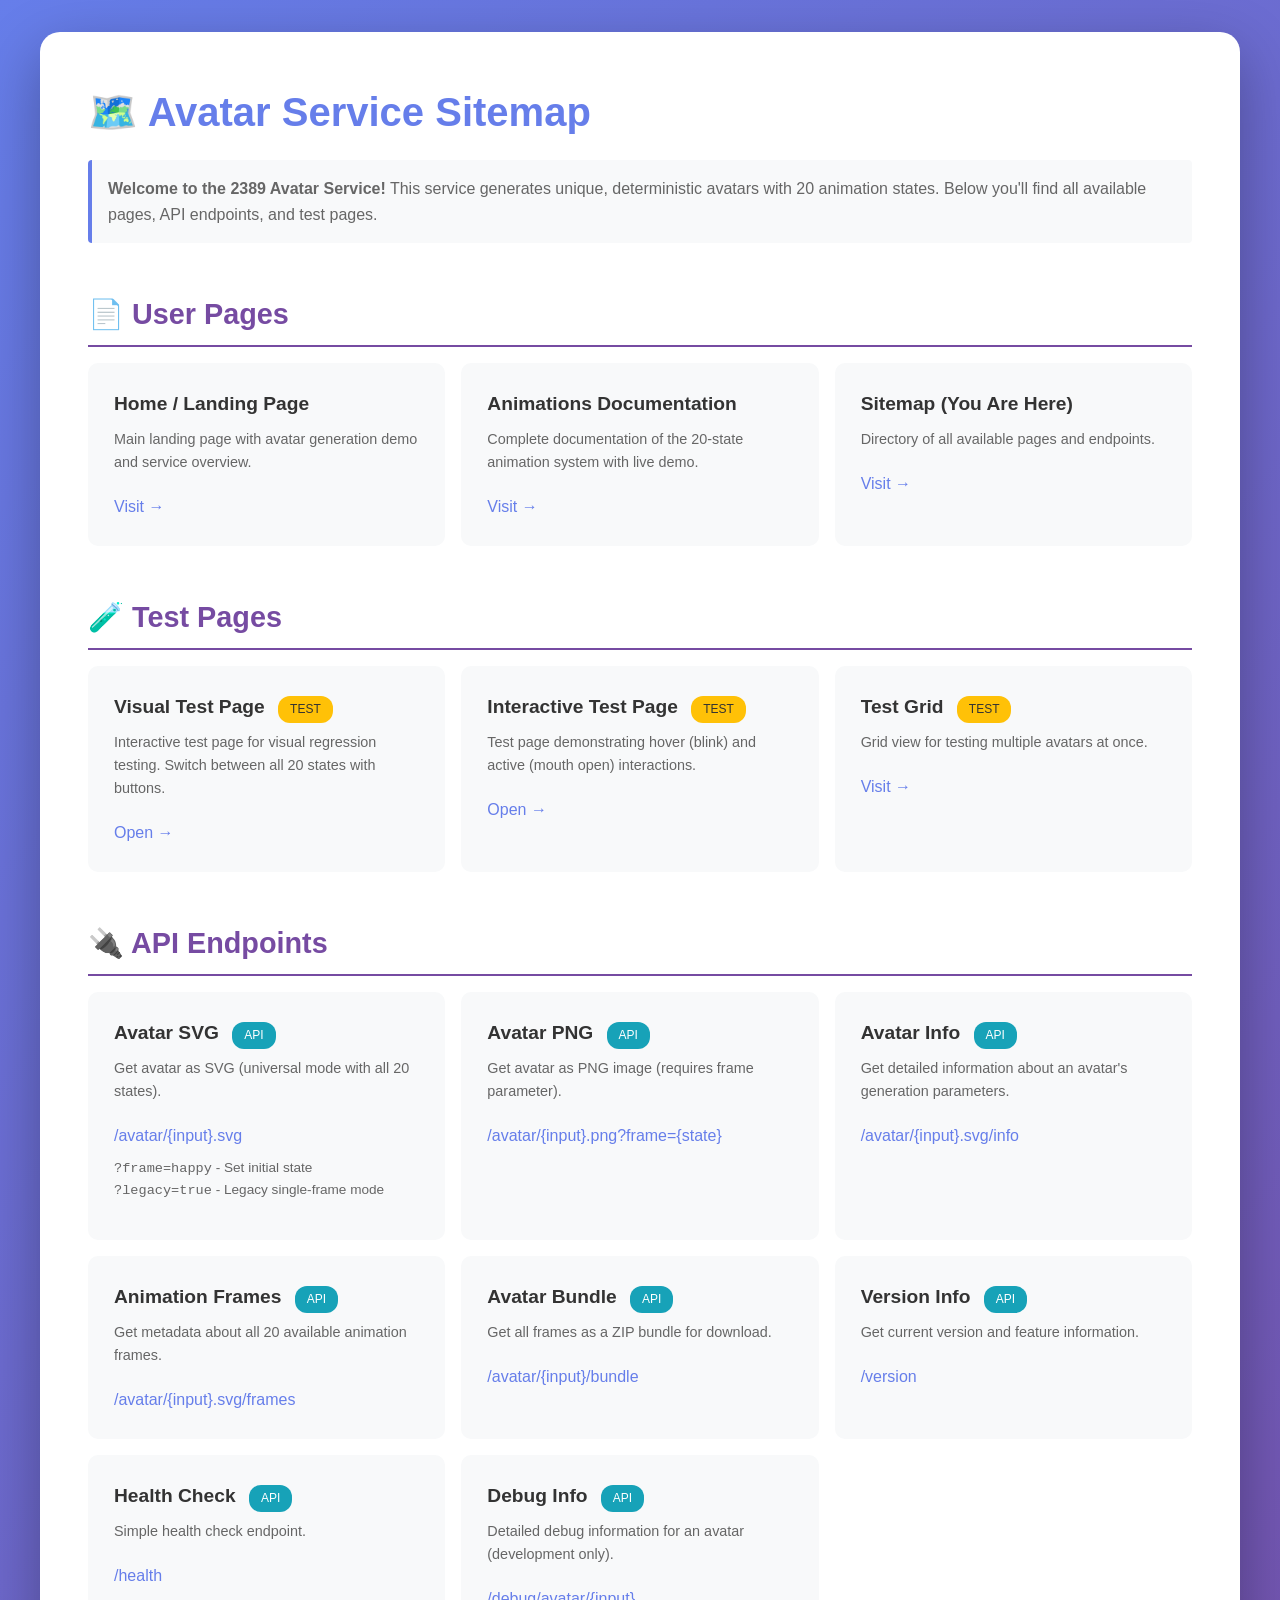
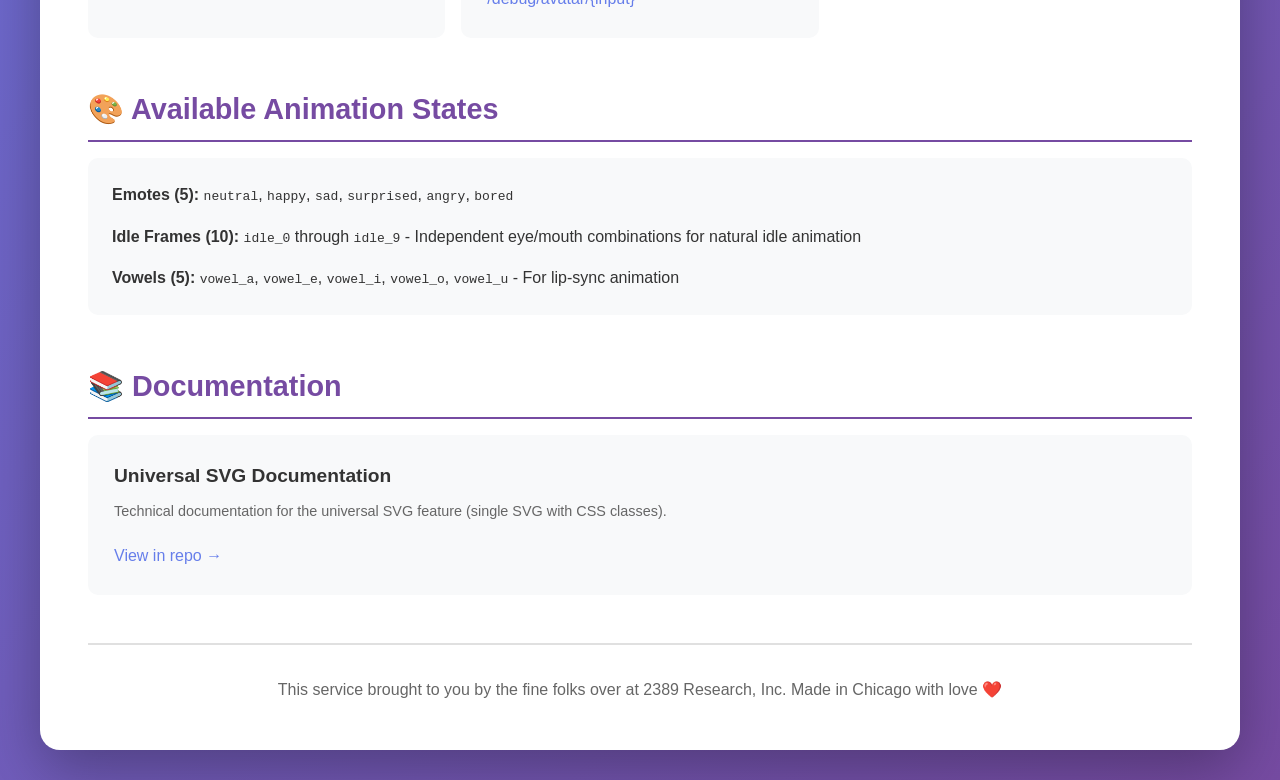
<file: static/sitemap.html>
<!DOCTYPE html>
<html lang="en">
<head>
    <meta charset="UTF-8">
    <meta name="viewport" content="width=device-width, initial-scale=1.0">
    <title>Sitemap - 2389 Avatar Service</title>
    <style>
        * {
            margin: 0;
            padding: 0;
            box-sizing: border-box;
        }

        body {
            font-family: -apple-system, BlinkMacSystemFont, 'Segoe UI', Roboto, Oxygen, Ubuntu, Cantarell, sans-serif;
            line-height: 1.6;
            color: #333;
            background: linear-gradient(135deg, #667eea 0%, #764ba2 100%);
            min-height: 100vh;
            padding: 2rem;
        }

        .container {
            max-width: 1200px;
            margin: 0 auto;
            background: white;
            border-radius: 20px;
            padding: 3rem;
            box-shadow: 0 20px 60px rgba(0,0,0,0.3);
        }

        h1 {
            color: #667eea;
            margin-bottom: 1rem;
            font-size: 2.5rem;
        }

        .intro {
            color: #666;
            margin-bottom: 3rem;
            padding: 1rem;
            background: #f8f9fa;
            border-left: 4px solid #667eea;
            border-radius: 4px;
        }

        .section {
            margin-bottom: 3rem;
        }

        .section h2 {
            color: #764ba2;
            margin-bottom: 1rem;
            font-size: 1.8rem;
            border-bottom: 2px solid #764ba2;
            padding-bottom: 0.5rem;
        }

        .links {
            display: grid;
            grid-template-columns: repeat(auto-fit, minmax(300px, 1fr));
            gap: 1rem;
            margin-top: 1rem;
        }

        .link-card {
            background: #f8f9fa;
            padding: 1.5rem;
            border-radius: 10px;
            border: 2px solid transparent;
            transition: all 0.3s;
        }

        .link-card:hover {
            border-color: #667eea;
            box-shadow: 0 4px 12px rgba(102, 126, 234, 0.2);
            transform: translateY(-2px);
        }

        .link-card h3 {
            color: #333;
            margin-bottom: 0.5rem;
            font-size: 1.2rem;
        }

        .link-card p {
            color: #666;
            font-size: 0.9rem;
            margin-bottom: 0.75rem;
        }

        .link-card a {
            color: #667eea;
            text-decoration: none;
            font-weight: 500;
            display: inline-block;
            margin-top: 0.5rem;
        }

        .link-card a:hover {
            text-decoration: underline;
        }

        .badge {
            display: inline-block;
            padding: 0.25rem 0.75rem;
            background: #667eea;
            color: white;
            border-radius: 12px;
            font-size: 0.75rem;
            font-weight: 500;
            margin-left: 0.5rem;
        }

        .badge.api {
            background: #17a2b8;
        }

        .badge.test {
            background: #ffc107;
            color: #333;
        }

        footer {
            margin-top: 3rem;
            padding-top: 2rem;
            border-top: 2px solid #e0e0e0;
            text-align: center;
            color: #666;
        }
    </style>
</head>
<body>
    <div class="container">
        <h1>🗺️ Avatar Service Sitemap</h1>

        <div class="intro">
            <strong>Welcome to the 2389 Avatar Service!</strong> This service generates unique, deterministic avatars with 20 animation states. Below you'll find all available pages, API endpoints, and test pages.
        </div>

        <div class="section">
            <h2>📄 User Pages</h2>
            <div class="links">
                <div class="link-card">
                    <h3>Home / Landing Page</h3>
                    <p>Main landing page with avatar generation demo and service overview.</p>
                    <a href="/">Visit →</a>
                </div>
                <div class="link-card">
                    <h3>Animations Documentation</h3>
                    <p>Complete documentation of the 20-state animation system with live demo.</p>
                    <a href="/animations.html">Visit →</a>
                </div>
                <div class="link-card">
                    <h3>Sitemap (You Are Here)</h3>
                    <p>Directory of all available pages and endpoints.</p>
                    <a href="/sitemap.html">Visit →</a>
                </div>
            </div>
        </div>

        <div class="section">
            <h2>🧪 Test Pages</h2>
            <div class="links">
                <div class="link-card">
                    <h3>Visual Test Page <span class="badge test">TEST</span></h3>
                    <p>Interactive test page for visual regression testing. Switch between all 20 states with buttons.</p>
                    <a href="/tests/visual_test.html" target="_blank">Open →</a>
                </div>
                <div class="link-card">
                    <h3>Interactive Test Page <span class="badge test">TEST</span></h3>
                    <p>Test page demonstrating hover (blink) and active (mouth open) interactions.</p>
                    <a href="/tests/interactive_test.html" target="_blank">Open →</a>
                </div>
                <div class="link-card">
                    <h3>Test Grid <span class="badge test">TEST</span></h3>
                    <p>Grid view for testing multiple avatars at once.</p>
                    <a href="/test-grid.html">Visit →</a>
                </div>
            </div>
        </div>

        <div class="section">
            <h2>🔌 API Endpoints</h2>
            <div class="links">
                <div class="link-card">
                    <h3>Avatar SVG <span class="badge api">API</span></h3>
                    <p>Get avatar as SVG (universal mode with all 20 states).</p>
                    <a href="/avatar/demo@2389.ai.svg" target="_blank">/avatar/{input}.svg</a>
                    <p style="margin-top: 0.5rem; font-size: 0.85rem;"><code>?frame=happy</code> - Set initial state<br><code>?legacy=true</code> - Legacy single-frame mode</p>
                </div>
                <div class="link-card">
                    <h3>Avatar PNG <span class="badge api">API</span></h3>
                    <p>Get avatar as PNG image (requires frame parameter).</p>
                    <a href="/avatar/demo@2389.ai.png?frame=happy" target="_blank">/avatar/{input}.png?frame={state}</a>
                </div>
                <div class="link-card">
                    <h3>Avatar Info <span class="badge api">API</span></h3>
                    <p>Get detailed information about an avatar's generation parameters.</p>
                    <a href="/avatar/demo@2389.ai.svg/info" target="_blank">/avatar/{input}.svg/info</a>
                </div>
                <div class="link-card">
                    <h3>Animation Frames <span class="badge api">API</span></h3>
                    <p>Get metadata about all 20 available animation frames.</p>
                    <a href="/avatar/demo@2389.ai.svg/frames" target="_blank">/avatar/{input}.svg/frames</a>
                </div>
                <div class="link-card">
                    <h3>Avatar Bundle <span class="badge api">API</span></h3>
                    <p>Get all frames as a ZIP bundle for download.</p>
                    <a href="/avatar/demo@2389.ai/bundle" target="_blank">/avatar/{input}/bundle</a>
                </div>
                <div class="link-card">
                    <h3>Version Info <span class="badge api">API</span></h3>
                    <p>Get current version and feature information.</p>
                    <a href="/version" target="_blank">/version</a>
                </div>
                <div class="link-card">
                    <h3>Health Check <span class="badge api">API</span></h3>
                    <p>Simple health check endpoint.</p>
                    <a href="/health" target="_blank">/health</a>
                </div>
                <div class="link-card">
                    <h3>Debug Info <span class="badge api">API</span></h3>
                    <p>Detailed debug information for an avatar (development only).</p>
                    <a href="/debug/avatar/demo@2389.ai" target="_blank">/debug/avatar/{input}</a>
                </div>
            </div>
        </div>

        <div class="section">
            <h2>🎨 Available Animation States</h2>
            <div style="background: #f8f9fa; padding: 1.5rem; border-radius: 10px;">
                <div style="margin-bottom: 1rem;">
                    <strong>Emotes (5):</strong> <code>neutral</code>, <code>happy</code>, <code>sad</code>, <code>surprised</code>, <code>angry</code>, <code>bored</code>
                </div>
                <div style="margin-bottom: 1rem;">
                    <strong>Idle Frames (10):</strong> <code>idle_0</code> through <code>idle_9</code> - Independent eye/mouth combinations for natural idle animation
                </div>
                <div>
                    <strong>Vowels (5):</strong> <code>vowel_a</code>, <code>vowel_e</code>, <code>vowel_i</code>, <code>vowel_o</code>, <code>vowel_u</code> - For lip-sync animation
                </div>
            </div>
        </div>

        <div class="section">
            <h2>📚 Documentation</h2>
            <div class="links">
                <div class="link-card">
                    <h3>Universal SVG Documentation</h3>
                    <p>Technical documentation for the universal SVG feature (single SVG with CSS classes).</p>
                    <a href="https://github.com/2389-research/block-friends" target="_blank">View in repo →</a>
                </div>
            </div>
        </div>

        <footer>
            <p>This service brought to you by the fine folks over at 2389 Research, Inc. Made in Chicago with love ❤️</p>
        </footer>
    </div>
</body>
</html>
</file>
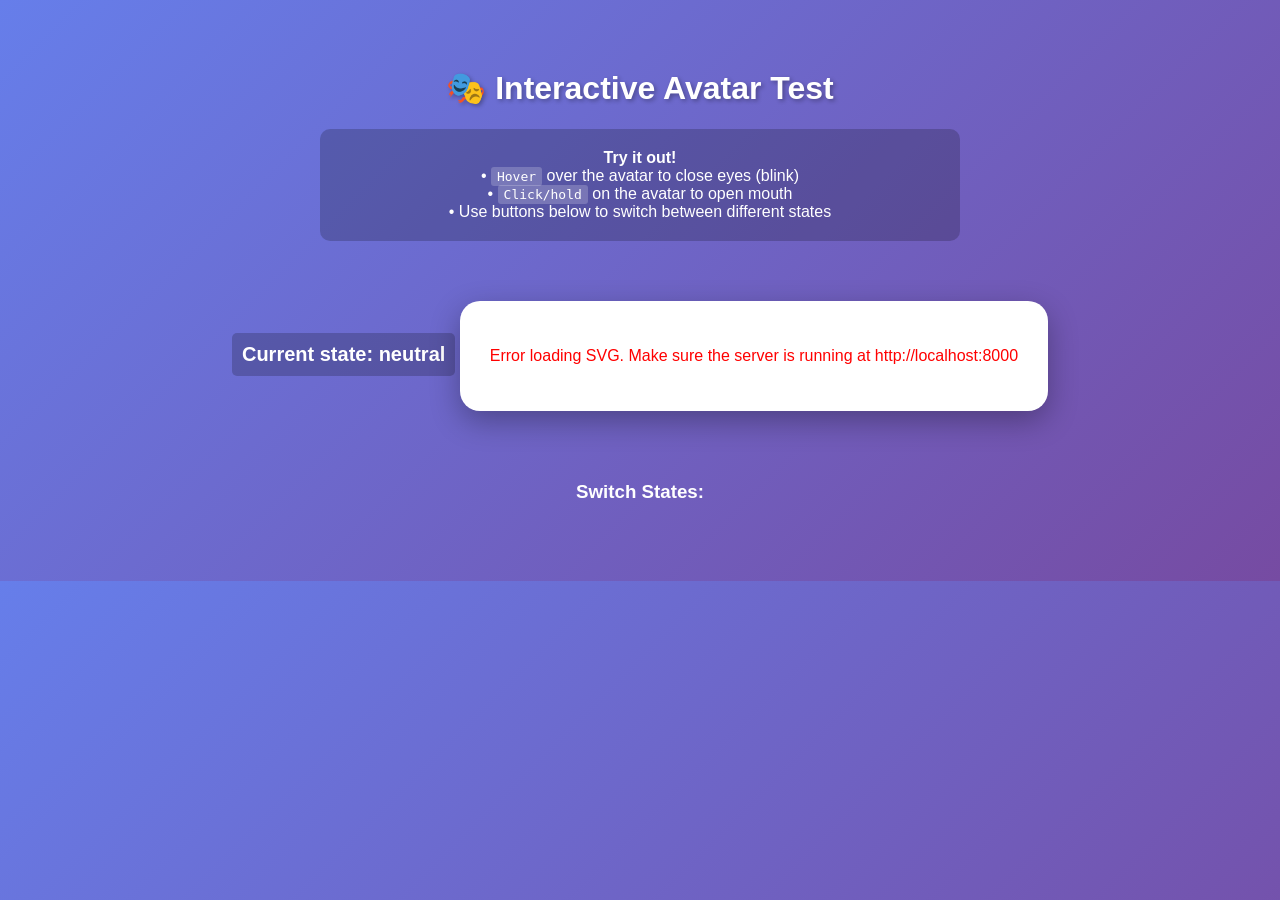
<file: tests/interactive_test.html>
<!DOCTYPE html>
<html>
<head>
    <title>Interactive Avatar Test</title>
    <style>
        body {
            font-family: sans-serif;
            padding: 40px;
            text-align: center;
            background: linear-gradient(135deg, #667eea 0%, #764ba2 100%);
        }
        h1 {
            color: white;
            text-shadow: 2px 2px 4px rgba(0,0,0,0.3);
        }
        .info {
            color: white;
            background: rgba(0,0,0,0.2);
            padding: 20px;
            border-radius: 10px;
            margin: 20px auto;
            max-width: 600px;
        }
        .info code {
            background: rgba(255,255,255,0.2);
            padding: 2px 6px;
            border-radius: 3px;
        }
        #avatar-container {
            margin: 40px auto;
            display: inline-block;
            background: white;
            padding: 30px;
            border-radius: 20px;
            box-shadow: 0 10px 30px rgba(0,0,0,0.3);
            cursor: pointer;
            transition: transform 0.2s;
        }
        #avatar-container:hover {
            transform: scale(1.05);
        }
        #avatar-container svg {
            width: 200px;
            height: 200px;
            display: block;
        }
        .controls {
            margin: 30px 0;
        }
        button {
            margin: 5px;
            padding: 12px 24px;
            font-size: 14px;
            border: none;
            border-radius: 8px;
            background: white;
            cursor: pointer;
            transition: all 0.2s;
            box-shadow: 0 2px 5px rgba(0,0,0,0.2);
        }
        button:hover {
            transform: translateY(-2px);
            box-shadow: 0 4px 10px rgba(0,0,0,0.3);
        }
        button:active {
            transform: translateY(0);
        }
        .current-state {
            color: white;
            font-size: 20px;
            font-weight: bold;
            margin: 20px 0;
            background: rgba(0,0,0,0.2);
            padding: 10px;
            border-radius: 5px;
            display: inline-block;
        }
    </style>
</head>
<body>
    <h1>🎭 Interactive Avatar Test</h1>

    <div class="info">
        <strong>Try it out!</strong><br>
        • <code>Hover</code> over the avatar to close eyes (blink)<br>
        • <code>Click/hold</code> on the avatar to open mouth<br>
        • Use buttons below to switch between different states
    </div>

    <div class="current-state">
        Current state: <span id="state-label">neutral</span>
    </div>

    <div id="avatar-container">
        Loading avatar...
    </div>

    <div class="controls" id="controls">
        <h3 style="color: white;">Switch States:</h3>
    </div>

    <script>
        // Load universal SVG
        fetch('http://localhost:8000/avatar/interactive-test@example.com.svg')
            .then(r => r.text())
            .then(svgText => {
                // Parse SVG using DOMParser to avoid HTML entity escaping
                const parser = new DOMParser();
                const svgDoc = parser.parseFromString(svgText, 'image/svg+xml');
                const svg = svgDoc.documentElement;

                const container = document.getElementById('avatar-container');
                container.innerHTML = '';
                container.appendChild(svg);

                const stateLabel = document.getElementById('state-label');

                // All available states
                const states = [
                    { name: 'neutral', label: 'Neutral' },
                    { name: 'happy', label: '😊 Happy' },
                    { name: 'sad', label: '😢 Sad' },
                    { name: 'surprised', label: '😮 Surprised' },
                    { name: 'angry', label: '😠 Angry' },
                    { name: 'bored', label: '😑 Bored' },
                    { name: 'idle_0', label: 'Idle 0' },
                    { name: 'idle_1', label: 'Idle 1' },
                    { name: 'idle_2', label: 'Idle 2 (blink)' },
                    { name: 'vowel_a', label: 'Vowel: A' },
                    { name: 'vowel_e', label: 'Vowel: E' },
                    { name: 'vowel_i', label: 'Vowel: I' },
                    { name: 'vowel_o', label: 'Vowel: O' },
                    { name: 'vowel_u', label: 'Vowel: U' }
                ];

                const controls = document.getElementById('controls');

                // Create buttons for each state
                states.forEach(state => {
                    const btn = document.createElement('button');
                    btn.textContent = state.label;
                    btn.onclick = () => {
                        svg.className.baseVal = `agent ${state.name}`;
                        stateLabel.textContent = state.name;
                    };
                    controls.appendChild(btn);
                });
            })
            .catch(err => {
                document.getElementById('avatar-container').innerHTML =
                    '<p style="color: red;">Error loading SVG. Make sure the server is running at http://localhost:8000</p>';
                console.error('Error:', err);
            });
    </script>
</body>
</html>
</file>
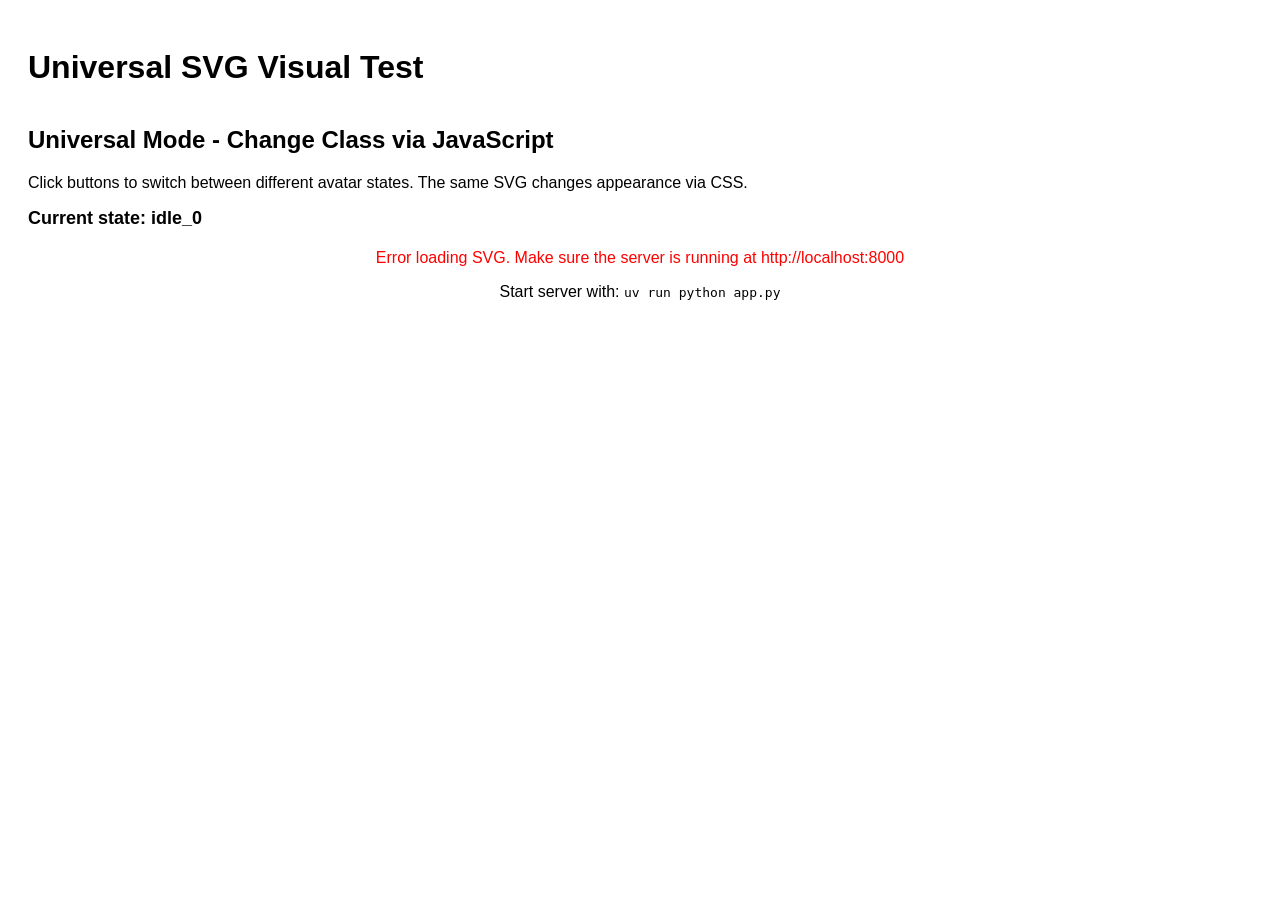
<file: tests/visual_test.html>
<!DOCTYPE html>
<html>
<head>
    <title>Avatar Visual Test</title>
    <style>
        body { font-family: sans-serif; padding: 20px; }
        .test-group { margin: 40px 0; }
        .avatar-grid { display: grid; grid-template-columns: repeat(5, 1fr); gap: 20px; }
        .avatar-item { text-align: center; }
        .avatar-item img { border: 1px solid #ccc; }
        button { margin: 5px; padding: 8px 12px; cursor: pointer; }
        button:hover { background-color: #e0e0e0; }
        #universal-container { margin: 20px 0; text-align: center; }
        #universal-container svg {
            width: 200px;
            height: 200px;
            border: 2px solid #333;
        }
        .current-state {
            font-size: 18px;
            font-weight: bold;
            margin: 10px 0;
        }
    </style>
</head>
<body>
    <h1>Universal SVG Visual Test</h1>

    <div class="test-group">
        <h2>Universal Mode - Change Class via JavaScript</h2>
        <p>Click buttons to switch between different avatar states. The same SVG changes appearance via CSS.</p>
        <div class="current-state">Current state: <span id="current-state">idle_0</span></div>
        <div id="universal-container">Loading...</div>
        <div id="controls"></div>
    </div>

    <script>
        // Load universal SVG from server
        fetch('http://localhost:8000/avatar/visual-test@example.com.svg')
            .then(r => r.text())
            .then(svgText => {
                // Parse SVG using DOMParser to avoid HTML entity escaping
                const parser = new DOMParser();
                const svgDoc = parser.parseFromString(svgText, 'image/svg+xml');
                const svg = svgDoc.documentElement;

                const container = document.getElementById('universal-container');
                container.innerHTML = '';
                container.appendChild(svg);

                const states = [
                    'idle_0', 'idle_1', 'idle_2', 'idle_3', 'idle_4',
                    'idle_5', 'idle_6', 'idle_7', 'idle_8', 'idle_9',
                    'happy', 'sad', 'surprised', 'angry', 'bored',
                    'vowel_a', 'vowel_e', 'vowel_i', 'vowel_o', 'vowel_u'
                ];

                const controls = document.getElementById('controls');
                const stateLabel = document.getElementById('current-state');

                states.forEach(state => {
                    const btn = document.createElement('button');
                    btn.textContent = state;
                    btn.onclick = () => {
                        svg.className.baseVal = `agent ${state}`;
                        stateLabel.textContent = state;
                    };
                    controls.appendChild(btn);
                });

                // Add auto-cycle button
                let cycleInterval = null;
                const cycleBtn = document.createElement('button');
                cycleBtn.textContent = 'Auto-cycle states';
                cycleBtn.style.marginTop = '20px';
                cycleBtn.style.backgroundColor = '#4CAF50';
                cycleBtn.style.color = 'white';
                let currentIndex = 0;

                cycleBtn.onclick = () => {
                    if (cycleInterval) {
                        clearInterval(cycleInterval);
                        cycleInterval = null;
                        cycleBtn.textContent = 'Auto-cycle states';
                        cycleBtn.style.backgroundColor = '#4CAF50';
                    } else {
                        cycleInterval = setInterval(() => {
                            currentIndex = (currentIndex + 1) % states.length;
                            svg.className.baseVal = `agent ${states[currentIndex]}`;
                            stateLabel.textContent = states[currentIndex];
                        }, 1000);
                        cycleBtn.textContent = 'Stop cycling';
                        cycleBtn.style.backgroundColor = '#f44336';
                    }
                };

                controls.appendChild(document.createElement('br'));
                controls.appendChild(cycleBtn);
            })
            .catch(err => {
                document.getElementById('universal-container').innerHTML =
                    '<p style="color: red;">Error loading SVG. Make sure the server is running at http://localhost:8000</p>' +
                    '<p>Start server with: <code>uv run python app.py</code></p>';
                console.error('Error:', err);
            });
    </script>
</body>
</html>
</file>
